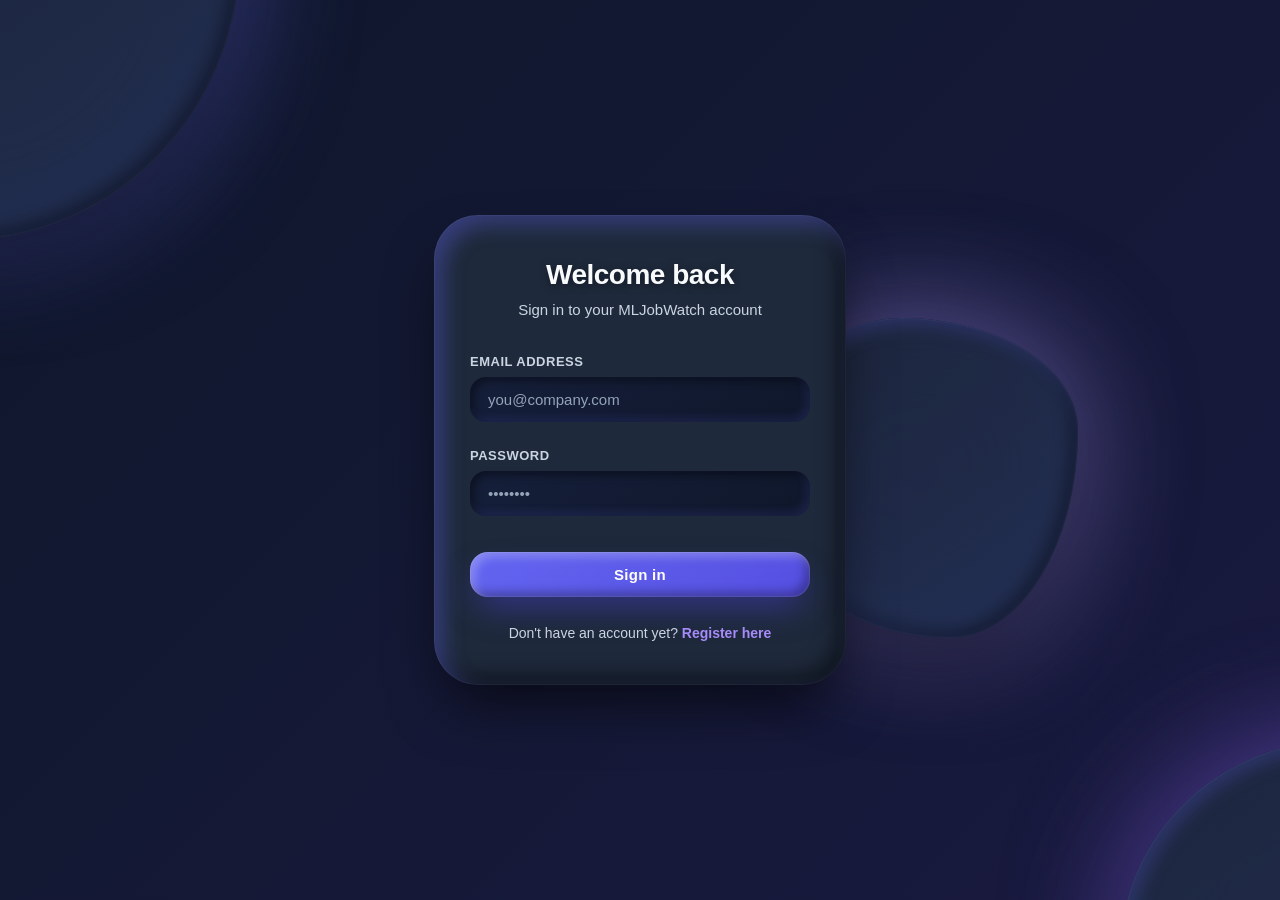
<file: pages/jobs.html>
<!DOCTYPE html>
<html lang="en">

<head>
    <meta charset="UTF-8">
    <meta name="viewport" content="width=device-width, initial-scale=1.0">
    <title>Jobs - MLJobWatch</title>
    <link rel="stylesheet" href="../styles/jobs.css">
    <link rel="stylesheet" href="https://cdnjs.cloudflare.com/ajax/libs/font-awesome/6.4.2/css/all.min.css">
</head>

<body>
    <header>
        <h1>MLJobWatch</h1>
        <nav>
            <a href="../index.html" title="Home"><i class="fas fa-home"></i></a>
            <span id="user-info" class="user-info"></span>
            <button id="logout-btn" class="logout-btn" title="Logout"><i class="fas fa-sign-out-alt"></i></button>
        </nav>
    </header>

    <main id="app">
        <section class="search-container">
            <div class="search-bar">
                <div class="search-input-group">
                    <input type="text" id="search-text" placeholder="Search jobs, keywords...">
                    <button id="fetch-btn">Search</button>
                </div>
                <div class="filters-group">
                    <select id="category-filter">
                        <option value="">All Categories</option>
                    </select>
                    <button id="advanced-btn" class="advanced-btn">
                        Advanced Filters <i class="fas fa-chevron-down"></i>
                    </button>
                </div>
            </div>

            <div id="advanced-section" class="advanced-filters hidden">
                <div class="advanced-grid">
                    <div class="filter-item">
                        <label>Experience Level</label>
                        <select id="level-filter">
                            <option value="">All Levels</option>
                        </select>
                    </div>

                    <div class="filter-item">
                        <label>Location</label>
                        <select id="location-filter">
                            <option value="">All Locations</option>
                        </select>
                    </div>

                    <div class="filter-item">
                        <label>Company</label>
                        <select id="company-filter">
                            <option value="">All Companies</option>
                        </select>
                    </div>
                </div>
            </div>
        </section>

        <div id="result-container" class="result-container"></div>
    </main>

    <footer style="margin-bottom: 100px;">
        <p>&copy; 2026 API Project</p>
    </footer>

    <div id="job-modal" class="modal-overlay hidden">
        <div class="modal-content">
            <div class="modal-header">
                <h2 id="modal-title">Job Title</h2>
                <button id="close-modal" class="close-btn">&times;</button>
            </div>

            <div class="modal-body">
                <div class="modal-company" id="modal-company">Company Name</div>
                <div class="modal-meta">
                    <span id="modal-location"><i class="fas fa-map-marker-alt"></i> Location</span>
                    <span id="modal-salary"><i class="fas fa-money-bill-wave"></i> Salary</span>
                </div>

                <div class="modal-description">
                    <h4>Description</h4>
                    <p id="modal-description">Detailed job description will appear here...</p>
                </div>
            </div>
            
            <div class="modal-footer">
                <button id="modal-apply-btn" class="apply-now-btn">Apply Now</button>
            </div>
        </div>
    </div>

    <script src="../scripts/api.js"></script>
    <script src="../scripts/main.js"></script>
</body>

</html>
</file>
<file: styles/jobs.css>
/* ================================================================
   MLJobWatch — Claymorphism Design System (Light Theme)
   Inflated clay aesthetic applied to all components
   ================================================================ */
:root {
  /* Clay surface tones — light clay body */
  --clay-surface: #f0f2f5;           /* base clay body */
  --clay-surface-alt: #e8eaef;       /* slightly darker clay body */
  --clay-header: #2470a3;
  --clay-border-light: #ffffff;      /* top/left highlight border */
  --clay-border-dark: #c9ced6;       /* bottom/right shadow border */
  --clay-inner-light: rgba(255, 255, 255, 0.8);   /* inner puff highlight */
  --clay-inner-dark: rgba(0, 0, 0, 0.12);         /* inner depth shadow */

  /* Component colors */
  --color-primary: #3498db;
  --color-primary-hover: #1e6594;
  --color-secondary: #2c3e50;
  --color-accent: #e74c3c;

  /* Text colors */
  --color-text-primary: #2c3e50;
  --color-text-secondary: #555;
  --color-text-muted: #777;

  /* Radius & transitions */
  --radius-lg: 16px;
  --radius-xl: 24px;
  --radius-blob: 65% 35% 58% 42% / 55% 40% 60% 45%;
  --transition: all 0.3s cubic-bezier(0.34, 1.56, 0.64, 1);
}

* {
  box-sizing: border-box;
  margin: 0;
  padding: 0;
}

body {
  font-family: 'Segoe UI', Tahoma, Geneva, Verdana, sans-serif;
  line-height: 1.6;
  color: var(--color-text-primary);
  background-color: #f4f4f9;
  scrollbar-width: thin;
  scrollbar-color: var(--clay-border-dark) var(--clay-surface);
}

/* Remove default Google/WebKit scrollbar — thin clay-themed scrollbar */
::-webkit-scrollbar {
  width: 8px;
  height: 8px;
}

::-webkit-scrollbar-track {
  background: var(--clay-surface);
}

::-webkit-scrollbar-thumb {
  background: var(--clay-border-dark);
  border-radius: 10px;
  border: 2px solid var(--clay-surface);
}

::-webkit-scrollbar-thumb:hover {
  background: var(--color-primary);
}

/* ================================================================
   Header & Nav — Claymorphic
   ================================================================ */
header {
  background: linear-gradient(145deg, var(--color-primary), var(--color-primary-hover));
  color: #ffffff;
  padding: 1rem 2rem;
  display: flex;
  justify-content: space-between;
  align-items: center;
  border-radius: 0 0 var(--radius-xl) var(--radius-xl);
  box-shadow:
    0 10px 20px -5px rgba(52, 152, 219, 0.4),
    inset 4px 4px 8px rgba(255, 255, 255, 0.25),
    inset -4px -4px 8px rgba(0, 0, 0, 0.2);
  border: none;
}

nav {
  display: flex;
  align-items: center;
  gap: 1rem;
}

nav a {
  color: #ffffff;
  margin-left: 1.5rem;
  text-decoration: none;
  font-size: 1.2rem;
  font-weight: 600;
  transition: var(--transition);
  display: inline-block;
  padding: 6px 12px;
  border-radius: 8px;
}

nav a:hover {
  color: #ffffff;
  background: rgba(255, 255, 255, 0.15);
  transform: translateY(-2px);
  box-shadow:
    inset 2px 2px 4px rgba(255, 255, 255, 0.3),
    inset -2px -2px 4px rgba(0, 0, 0, 0.2);
  text-decoration: none;
}

/* User info & logout button */
.user-info {
  font-size: 0.9rem;
  font-weight: 500;
  opacity: 0.9;
  padding: 6px 12px;
  background: rgba(255, 255, 255, 0.1);
  border-radius: 8px;
}

.logout-btn {
  background: rgba(255, 255, 255, 0.15);
  border: none;
  color: #ffffff;
  padding: 8px 12px;
  border-radius: 10px;
  cursor: pointer;
  font-size: 1rem;
  transition: var(--transition);
  box-shadow:
    inset 2px 2px 4px rgba(255, 255, 255, 0.3),
    inset -2px -2px 4px rgba(0, 0, 0, 0.2);
}

.logout-btn:hover {
  background: rgba(255, 255, 255, 0.25);
  transform: translateY(-2px);
  box-shadow:
    inset 3px 3px 6px rgba(255, 255, 255, 0.4),
    inset -3px -3px 6px rgba(0, 0, 0, 0.25);
}

/* ================================================================
   Main layout
   ================================================================ */
main {
  padding: 2rem;
  max-width: 1200px;
  margin: 0 auto;
}

/* ================================================================
   Search Bar — Claymorphic container
   ================================================================ */
.search-container {
  margin-bottom: 2rem;
  display: flex;
  flex-direction: column;
  align-items: center;
}

.search-bar {
  display: flex;
  flex-wrap: wrap;
  gap: 10px;
  background: var(--clay-surface);
  padding: 15px;
  border-radius: var(--radius-xl);
  width: 100%;
  max-width: 900px;
  align-items: center;
  justify-content: space-between;
  box-shadow:
    0 10px 20px -5px rgba(0, 0, 0, 0.06),
    inset 4px 4px 8px var(--clay-inner-light),
    inset -4px -4px 8px var(--clay-inner-dark);
  border: none;
}

.search-input-group {
  display: flex;
  flex: 1;
  gap: 5px;
  min-width: 300px;
}

.search-input-group input {
  flex: 1;
  padding: 12px 18px;
  border: none;
  border-radius: 14px;
  font-size: 1rem;
  font-family: inherit;
  background: linear-gradient(145deg, #ffffff, #e8eaef);
  color: var(--color-text-primary);
  box-shadow:
    inset 4px 4px 8px var(--clay-inner-dark),
    inset -4px -4px 8px var(--clay-inner-light);
  transition: var(--transition);
}

.search-input-group input:focus {
  outline: none;
  box-shadow:
    inset 4px 4px 8px var(--clay-inner-dark),
    inset -4px -4px 8px var(--clay-inner-light),
    0 0 0 3px rgba(52, 152, 219, 0.25);
  transform: translateY(-1px);
}

.filters-group {
  display: flex;
  gap: 10px;
}

.filters-group select {
  padding: 12px 18px;
  border: none;
  border-radius: 14px;
  background: linear-gradient(145deg, #ffffff, #e8eaef);
  font-size: 0.9rem;
  font-family: inherit;
  color: var(--color-text-primary);
  cursor: pointer;
  box-shadow:
    inset 4px 4px 8px var(--clay-inner-dark),
    inset -4px -4px 8px var(--clay-inner-light);
  transition: var(--transition);
}

.filters-group select:focus {
  outline: none;
  box-shadow:
    inset 4px 4px 8px var(--clay-inner-dark),
    inset -4px -4px 8px var(--clay-inner-light),
    0 0 0 3px rgba(52, 152, 219, 0.25);
}

/* ================================================================
   Buttons — Unified Claymorphic
   ================================================================ */
.btn-clay {
  border: none;
  border-radius: 14px;
  padding: 10px 20px;
  font-size: 1rem;
  font-weight: 700;
  font-family: inherit;
  color: #ffffff;
  background: linear-gradient(145deg, var(--color-primary), var(--color-primary-hover));
  cursor: pointer;
  transition: var(--transition);
  box-shadow:
    0 10px 20px -5px rgba(52, 152, 219, 0.4),
    inset 4px 4px 8px rgba(255, 255, 255, 0.3),
    inset -4px -4px 8px rgba(0, 0, 0, 0.2),
    inset 0 0 0 1px rgba(255, 255, 255, 0.15);
  letter-spacing: 0.3px;
}

.btn-clay:hover {
  background: linear-gradient(145deg, var(--color-primary-hover), #1c6ea4);
  transform: translateY(-2px);
  box-shadow:
    0 14px 28px -8px rgba(52, 152, 219, 0.5),
    inset 4px 4px 8px rgba(255, 255, 255, 0.4),
    inset -4px -4px 8px rgba(0, 0, 0, 0.25),
    inset 0 0 0 1px rgba(255, 255, 255, 0.18);
}

.btn-clay:active {
  transform: translateY(1px) scale(0.98);
  box-shadow:
    inset 4px 4px 8px rgba(0, 0, 0, 0.3),
    inset -4px -4px 8px rgba(255, 255, 255, 0.2);
}

.btn-clay:focus-visible {
  outline: 4px solid rgba(52, 152, 219, 0.5);
  outline-offset: 3px;
}

.btn-clay:disabled {
  opacity: 0.55;
  cursor: not-allowed;
  transform: none;
  box-shadow:
    0 6px 12px -3px rgba(52, 152, 219, 0.25),
    inset 4px 4px 8px rgba(255, 255, 255, 0.15),
    inset -4px -4px 8px rgba(0, 0, 0, 0.2);
}

/* Legacy fetch-btn — keep working but style as clay button */
#fetch-btn {
  padding: 10px 20px;
  font-size: 1rem;
  color: white;
  border: none;
  border-radius: 14px;
  cursor: pointer;
  font-weight: 700;
  font-family: inherit;
  background: linear-gradient(145deg, var(--color-primary), var(--color-primary-hover));
  box-shadow:
    0 10px 20px -5px rgba(52, 152, 219, 0.4),
    inset 4px 4px 8px rgba(255, 255, 255, 0.3),
    inset -4px -4px 8px rgba(0, 0, 0, 0.2),
    inset 0 0 0 1px rgba(255, 255, 255, 0.15);
  transition: var(--transition);
  letter-spacing: 0.3px;
}

#fetch-btn:hover {
  background: linear-gradient(145deg, var(--color-primary-hover), #1c6ea4);
  transform: translateY(-2px);
  box-shadow:
    0 14px 28px -8px rgba(52, 152, 219, 0.5),
    inset 4px 4px 8px rgba(255, 255, 255, 0.4),
    inset -4px -4px 8px rgba(0, 0, 0, 0.25),
    inset 0 0 0 1px rgba(255, 255, 255, 0.18);
}

@media (max-width: 600px) {
  .search-bar {
    flex-direction: column;
    align-items: stretch;
  }

  .search-input-group {
    flex-direction: column;
    min-width: unset;
  }

  .filters-group {
    flex-direction: column;
  }
}

/* ================================================================
   Result Container — Claymorphic card
   ================================================================ */
.result-container {
  background: var(--clay-surface);
  padding: 1rem;
  border-radius: var(--radius-xl);
  min-height: 100px;
  box-shadow:
    0 10px 20px -5px rgba(0, 0, 0, 0.06),
    inset 4px 4px 8px var(--clay-inner-light),
    inset -4px -4px 8px var(--clay-inner-dark);
  border: none;
}

/* ================================================================
   Loader — Claymorphic spinner
   ================================================================ */
.loader-container {
  display: flex;
  flex-direction: column;
  align-items: center;
  justify-content: center;
  padding: 2rem;
}

.loader {
  border: 6px solid var(--clay-border-dark);
  border-top: 6px solid var(--color-primary);
  border-radius: 50%;
  width: 48px;
  height: 48px;
  animation: spin 1s linear infinite;
  margin-bottom: 1rem;
  box-shadow:
    inset 4px 4px 8px var(--clay-inner-light),
    inset -4px -4px 8px var(--clay-inner-dark);
}

@keyframes spin {
  0% {
    transform: rotate(0deg);
  }
  100% {
    transform: rotate(360deg);
  }
}

/* ================================================================
   Job Cards — Claymorphic
   ================================================================ */
.job-list {
  display: grid;
  grid-template-columns: repeat(5, 1fr);
  gap: 1.5rem;
  margin-top: 1rem;
}

.job-card {
  background: var(--clay-surface);
  border: none;
  padding: 1.5rem;
  border-radius: var(--radius-xl);
  box-shadow:
    0 10px 20px -5px rgba(0, 0, 0, 0.06),
    inset 4px 4px 8px var(--clay-inner-light),
    inset -4px -4px 8px var(--clay-inner-dark),
    inset 0 0 0 1px rgba(255, 255, 255, 0.6);
  transition: var(--transition);
  display: flex;
  flex-direction: column;
  gap: 0.5rem;
  cursor: pointer;
  height: 100%;
}

.job-card:hover {
  transform: translateY(-4px);
  box-shadow:
    0 14px 28px -8px rgba(0, 0, 0, 0.1),
    inset 4px 4px 8px var(--clay-inner-light),
    inset -4px -4px 8px var(--clay-inner-dark),
    inset 0 0 0 1px rgba(255, 255, 255, 0.8);
}

.job-card h3 {
  margin: 0 0 0.5rem 0;
  color: var(--color-text-primary);
  font-size: 1.1rem;
  line-height: 1.3;
  min-height: 2.6em;
  display: -webkit-box;
  -webkit-line-clamp: 2;
  -webkit-box-orient: vertical;
  overflow: hidden;
}

.job-card .company {
  font-weight: bold;
  color: var(--color-primary);
  font-size: 1rem;
}

.job-card .details {
  font-size: 0.85rem;
  color: var(--color-text-muted);
  display: flex;
  flex-wrap: wrap;
  gap: 10px;
  margin-bottom: 1rem;
}

.job-card .detail-item {
  background: var(--clay-surface-alt);
  padding: 2px 8px;
  border-radius: 8px;
  font-size: 0.75rem;
  box-shadow:
    inset 2px 2px 4px var(--clay-inner-light),
    inset -2px -2px 4px var(--clay-inner-dark);
}

.fast-apply-btn {
  align-self: flex-start;
  background: linear-gradient(145deg, var(--color-primary), var(--color-primary-hover));
  color: #ffffff;
  border: none;
  padding: 6px 12px;
  border-radius: 10px;
  font-size: 0.8rem;
  font-weight: bold;
  cursor: pointer;
  transition: var(--transition);
  box-shadow:
    0 6px 12px -4px rgba(52, 152, 219, 0.4),
    inset 3px 3px 6px rgba(255, 255, 255, 0.3),
    inset -3px -3px 6px rgba(0, 0, 0, 0.2),
    inset 0 0 0 1px rgba(255, 255, 255, 0.15);
}

.fast-apply-btn:hover {
  background: linear-gradient(145deg, var(--color-primary-hover), #1c6ea4);
  transform: translateY(-2px);
  box-shadow:
    0 10px 20px -6px rgba(52, 152, 219, 0.5),
    inset 3px 3px 6px rgba(255, 255, 255, 0.4),
    inset -3px -3px 6px rgba(0, 0, 0, 0.25),
    inset 0 0 0 1px rgba(255, 255, 255, 0.18);
}

/* ================================================================
   Modals — Claymorphic
   ================================================================ */
.modal-overlay {
  position: fixed;
  top: 0;
  left: 0;
  width: 100%;
  height: 100%;
  background: rgba(0, 0, 0, 0.4);
  display: flex;
  justify-content: center;
  align-items: center;
  z-index: 2000;
  backdrop-filter: blur(8px);
}

.modal-content {
  background: var(--clay-surface);
  width: 90%;
  max-width: 600px;
  border-radius: var(--radius-xl);
  overflow: hidden;
  animation: clayModalPopIn 0.4s cubic-bezier(0.34, 1.56, 0.64, 1);
  box-shadow:
    0 20px 40px -10px rgba(0, 0, 0, 0.15),
    inset 6px 6px 12px var(--clay-inner-light),
    inset -6px -6px 12px var(--clay-inner-dark),
    inset 0 0 0 1px rgba(255, 255, 255, 0.7);
  border: none;
}

@keyframes clayModalPopIn {
  from {
    opacity: 0;
    transform: translateY(30px) scale(0.95);
  }
  to {
    opacity: 1;
    transform: translateY(0) scale(1);
  }
}

.modal-header {
  background: var(--clay-surface-alt);
  color: var(--color-text-primary);
  padding: 1.5rem;
  display: flex;
  justify-content: space-between;
  align-items: center;
  box-shadow:
    inset 4px 4px 8px var(--clay-inner-light),
    inset -4px -4px 8px var(--clay-inner-dark);
}

.modal-header h2 {
  margin: 0;
  font-size: 1.4rem;
  font-weight: 800;
}

.close-btn {
  background: transparent;
  border: none;
  color: var(--color-text-muted);
  font-size: 2rem;
  cursor: pointer;
  line-height: 1;
  padding: 4px;
  border-radius: 8px;
  transition: var(--transition);
}

.close-btn:hover {
  color: var(--color-accent);
  background: var(--clay-inner-light);
  transform: scale(1.1);
}

.modal-body {
  padding: 2rem;
}

.modal-company {
  font-size: 1.2rem;
  font-weight: bold;
  color: var(--color-primary);
  margin-bottom: 0.5rem;
}

.modal-meta {
  display: flex;
  gap: 20px;
  color: var(--color-text-muted);
  margin-bottom: 1.5rem;
  font-size: 0.9rem;
}

.modal-description h4 {
  margin-bottom: 0.5rem;
  color: var(--color-text-primary);
}

.modal-description p {
  color: var(--color-text-secondary);
  line-height: 1.6;
}

.modal-footer {
  padding: 1.5rem;
  background: var(--clay-surface-alt);
  display: flex;
  justify-content: flex-end;
  gap: 10px;
  border-top: none;
  box-shadow:
    inset 4px 4px 8px var(--clay-inner-light),
    inset -4px -4px 8px var(--clay-inner-dark);
}

.apply-now-btn {
  background: linear-gradient(145deg, var(--color-primary), var(--color-primary-hover));
  color: white;
  border: none;
  padding: 10px 20px;
  border-radius: 12px;
  font-weight: bold;
  cursor: pointer;
  font-family: inherit;
  font-size: 0.95rem;
  transition: var(--transition);
  box-shadow:
    0 8px 16px -4px rgba(52, 152, 219, 0.4),
    inset 4px 4px 8px rgba(255, 255, 255, 0.3),
    inset -4px -4px 8px rgba(0, 0, 0, 0.2),
    inset 0 0 0 1px rgba(255, 255, 255, 0.15);
}

.apply-now-btn:hover {
  background: linear-gradient(145deg, var(--color-primary-hover), #1c6ea4);
  transform: translateY(-2px);
  box-shadow:
    0 12px 24px -6px rgba(52, 152, 219, 0.5),
    inset 4px 4px 8px rgba(255, 255, 255, 0.4),
    inset -4px -4px 8px rgba(0, 0, 0, 0.25),
    inset 0 0 0 1px rgba(255, 255, 255, 0.18);
}

.apply-now-btn:active {
  transform: translateY(1px) scale(0.98);
}

.close-modal-btn {
  background: var(--clay-surface-alt);
  border: none;
  padding: 10px 20px;
  border-radius: 12px;
  cursor: pointer;
  font-family: inherit;
  font-size: 0.95rem;
  font-weight: 600;
  color: var(--color-text-primary);
  transition: var(--transition);
  box-shadow:
    inset 3px 3px 6px var(--clay-inner-light),
    inset -3px -3px 6px var(--clay-inner-dark);
}

.close-modal-btn:hover {
  background: linear-gradient(145deg, #d9dde3, #c9ced6);
  transform: translateY(-2px);
  box-shadow:
    0 6px 12px -4px rgba(0, 0, 0, 0.1),
    inset 3px 3px 6px var(--clay-inner-light),
    inset -3px -3px 6px var(--clay-inner-dark);
}

/* ================================================================
   Advanced Filters — Claymorphic
   ================================================================ */
.advanced-btn {
  background: transparent;
  border: none;
  padding: 8px 12px;
  cursor: pointer;
  font-size: 0.9rem;
  color: var(--color-primary);
  transition: var(--transition);
  display: flex;
  align-items: center;
  gap: 5px;
  font-weight: 600;
  padding: 8px 16px;
  border-radius: 10px;
  box-shadow:
    inset 2px 2px 4px var(--clay-inner-light),
    inset -2px -2px 4px var(--clay-inner-dark);
}

.advanced-btn:hover {
  color: var(--color-primary-hover);
  background: var(--clay-inner-light);
  transform: translateY(-2px);
  box-shadow:
    inset 2px 2px 4px var(--clay-inner-light),
    inset -2px -2px 4px var(--clay-inner-dark);
}

.advanced-filters {
  width: 100%;
  max-width: 900px;
  margin-top: 15px;
  transition: all 0.3s ease;
  padding: 1.5rem;
  border-radius: var(--radius-xl);
  background: var(--clay-surface);
  box-shadow:
    0 10px 20px -5px rgba(0, 0, 0, 0.06),
    inset 4px 4px 8px var(--clay-inner-light),
    inset -4px -4px 8px var(--clay-inner-dark);
  border: none;
  opacity: 0;
  animation: fadeInCard 0.5s cubic-bezier(0.34, 1.56, 0.64, 1) forwards;
}

@keyframes fadeInCard {
  from {
    opacity: 0;
    transform: translateY(15px) scale(0.98);
  }
  to {
    opacity: 1;
    transform: translateY(0) scale(1);
  }
}

/* Utility class for programmatic fade-in apparition (e.g. advanced filters) */
.fade-in {
  animation: fadeInCard 0.5s cubic-bezier(0.34, 1.56, 0.64, 1) forwards;
}

.advanced-grid {
  display: flex;
  flex-wrap: wrap;
  gap: 30px;
  justify-content: center;
}

.filter-item {
  display: flex;
  align-items: center;
  gap: 10px;
}

.filter-item label {
  font-size: 0.85rem;
  font-weight: 600;
  color: var(--color-text-secondary);
}

.filter-item select {
  padding: 8px 12px;
  border: none;
  border-radius: 10px;
  background: linear-gradient(145deg, #ffffff, #e8eaef);
  font-size: 0.9rem;
  font-family: inherit;
  color: var(--color-text-primary);
  cursor: pointer;
  transition: var(--transition);
  outline: none;
  box-shadow:
    inset 3px 3px 6px var(--clay-inner-dark),
    inset -3px -3px 6px var(--clay-inner-light);
}

.filter-item select:focus {
  box-shadow:
    inset 3px 3px 6px var(--clay-inner-dark),
    inset -3px -3px 6px var(--clay-inner-light),
    0 0 0 3px rgba(52, 152, 219, 0.25);
}

.hidden {
  display: none;
}

@media (max-width: 600px) {
  .advanced-grid {
    flex-direction: column;
    align-items: stretch;
  }
}

/* ================================================================
   Alerts — Claymorphic
   ================================================================ */
.custom-alert {
  position: fixed;
  bottom: 20px;
  right: 20px;
  background: var(--clay-surface-alt);
  color: var(--color-text-primary);
  padding: 15px 25px;
  border-radius: var(--radius-lg);
  box-shadow:
    0 10px 20px -5px rgba(0, 0, 0, 0.12),
    inset 4px 4px 8px var(--clay-inner-light),
    inset -4px -4px 8px var(--clay-inner-dark);
  z-index: 1000;
  font-weight: bold;
  border: none;
  animation: slideUp 0.4s cubic-bezier(0.175, 0.885, 0.32, 1.275), fadeOut 0.5s ease-in 2.5s forwards;
  pointer-events: none;
}

@keyframes slideUp {
  from {
    transform: translateY(100%);
    opacity: 0;
  }
  to {
    transform: translateY(0);
    opacity: 1;
  }
}

@keyframes fadeOut {
  from {
    opacity: 1;
  }
  to {
    opacity: 0;
  }
}

/* ================================================================
   Error States — Claymorphic
   ================================================================ */
.shake {
  animation: smoothShake 0.5s cubic-bezier(.36, .07, .19, .97) both;
  border: 2px solid #e74c3c !important;
}

@keyframes smoothShake {
  0%, 100% {
    transform: translateX(0);
  }
  20%, 60% {
    transform: translateX(-3px);
  }
  40%, 80% {
    transform: translateX(3px);
  }
}

.error-card {
  background: var(--clay-surface-alt);
  border: none;
  color: #c53030;
  padding: 2rem;
  border-radius: var(--radius-xl);
  text-align: center;
  max-width: 500px;
  margin: 2rem auto;
  box-shadow:
    0 10px 20px -5px rgba(0, 0, 0, 0.08),
    inset 4px 4px 8px var(--clay-inner-light),
    inset -4px -4px 8px var(--clay-inner-dark);
}

.error-card h3 {
  margin-bottom: 1rem;
  color: #9b2c2c;
}

.error-card p {
  margin-bottom: 1.5rem;
  font-size: 1rem;
  color: var(--color-text-secondary);
}

.retry-btn {
  padding: 10px 20px;
  background: linear-gradient(145deg, #c53030, #9b2c2c);
  color: white;
  border: none;
  border-radius: 12px;
  cursor: pointer;
  font-weight: bold;
  font-family: inherit;
  transition: var(--transition);
  box-shadow:
    0 8px 16px -4px rgba(197, 48, 48, 0.4),
    inset 4px 4px 8px rgba(255, 255, 255, 0.25),
    inset -4px -4px 8px rgba(0, 0, 0, 0.25),
    inset 0 0 0 1px rgba(255, 255, 255, 0.15);
}

.retry-btn:hover {
  background: linear-gradient(145deg, #9b2c2c, #7a2424);
  transform: translateY(-2px);
  box-shadow:
    0 12px 24px -6px rgba(197, 48, 48, 0.5),
    inset 4px 4px 8px rgba(255, 255, 255, 0.35),
    inset -4px -4px 8px rgba(0, 0, 0, 0.3),
    inset 0 0 0 1px rgba(255, 255, 255, 0.18);
}

.retry-btn:active {
  transform: translateY(1px) scale(0.98);
}

/* ================================================================
   Pagination — Claymorphic
   ================================================================ */
.pagination-container {
  display: flex;
  justify-content: center;
  align-items: center;
  gap: 12px;
  margin-top: 2.5rem;
  margin-bottom: 2rem;
  flex-wrap: wrap;
  padding: 15px 25px;
  border-radius: var(--radius-xl);
  background: var(--clay-surface);
  box-shadow:
    0 10px 20px -5px rgba(0, 0, 0, 0.06),
    inset 4px 4px 8px var(--clay-inner-light),
    inset -4px -4px 8px var(--clay-inner-dark),
    inset 0 0 0 1px rgba(255, 255, 255, 0.6);
  border: none;
}

.pagination-btn {
  padding: 8px 14px;
  border: none;
  background: transparent;
  color: var(--color-text-primary);
  cursor: pointer;
  border-radius: 12px;
  font-size: 1rem;
  transition: var(--transition);
  user-select: none;
  font-weight: 600;
  font-family: inherit;
}

.pagination-btn:hover:not(:disabled) {
  background: linear-gradient(145deg, var(--clay-surface-alt), #d9dde3);
  transform: translateY(-2px);
  box-shadow:
    inset 3px 3px 6px var(--clay-inner-light),
    inset -3px -3px 6px var(--clay-inner-dark);
  color: var(--color-primary);
}

.pagination-btn.active {
  background: linear-gradient(145deg, var(--color-primary), var(--color-primary-hover));
  color: white;
  box-shadow:
    inset 3px 3px 6px rgba(0, 0, 0, 0.2),
    inset -3px -3px 6px rgba(255, 255, 255, 0.2);
  font-weight: bold;
}

.pagination-btn:disabled {
  opacity: 0.45;
  cursor: not-allowed;
  transform: none;
  box-shadow:
    inset 3px 3px 6px var(--clay-inner-light),
    inset -3px -3px 6px var(--clay-inner-dark);
}

/* ================================================================
   Responsive — Job list breakpoints
   ================================================================ */
@media (max-width: 1100px) {
  .job-list {
    grid-template-columns: repeat(2, 1fr);
  }
}

@media (max-width: 600px) {
  .job-list {
    grid-template-columns: 1fr;
  }
}

/* ================================================================
   Reduced motion
   ================================================================ */
@media (prefers-reduced-motion: reduce) {
  *, *::before, *::after {
    animation-duration: 0.01ms !important;
    animation-iteration-count: 1 !important;
    transition-duration: 0.01ms !important;
  }
}
</file>
<file: styles/login.css>
/* ================================================================
   MLJobWatch — Claymorphism Design System
   Deep indigo / violet undertones with inflated clay aesthetic
   ================================================================ */
:root {
  /* Undertone palette */
  --color-bg-start: #0f172a;
  --color-bg-mid: #1e1b4b;
  --color-bg-end: #312e81;

  --color-primary: #6366f1;
  --color-primary-hover: #4f46e5;
  --color-secondary: #8b5cf6;
  --color-accent: #a78bfa;

  /* Clay surface tones — lighter indigo/violet for "clay" look */
  --clay-surface: #1e293b;           /* base clay body */
  --clay-border-light: #3b4b7a;      /* top/left highlight border */
  --clay-border-dark: #0a1426;       /* bottom/right shadow border */
  --clay-inner-light: rgba(99, 102, 241, 0.35);  /* inner puff highlight */
  --clay-inner-dark: rgba(0, 0, 0, 0.45);        /* inner depth shadow */

  --color-text-primary: #f8fafc;
  --color-text-secondary: #cbd5e1;
  --color-text-muted: #94a3b8;

  --color-border: rgba(148, 163, 184, 0.25);
  --color-border-focus: rgba(99, 102, 241, 0.6);

  --color-error: #f87171;
  --color-error-bg: rgba(248, 113, 113, 0.15);

  --radius-lg: 28px;
  --radius-xl: 44px;
  --radius-blob: 65% 35% 58% 42% / 55% 40% 60% 45%;
  --transition: all 0.3s cubic-bezier(0.34, 1.56, 0.64, 1);
}

* {
  box-sizing: border-box;
  margin: 0;
  padding: 0;
}

html {
  scroll-behavior: smooth;
}

body {
  font-family: -apple-system, BlinkMacSystemFont, "Segoe UI", Roboto,
    "Helvetica Neue", Arial, sans-serif;
  background: linear-gradient(
    135deg,
    var(--color-bg-start),
    var(--color-bg-mid),
    var(--color-bg-end)
  );
  background-size: 300% 300%;
  animation: gradientMove 20s ease infinite;
  color: var(--color-text-primary);
  min-height: 100vh;
  display: flex;
  align-items: center;
  justify-content: center;
  overflow-x: hidden;
}

/* ================================================================
   Background — Claymorphic Floating Blobs
   Organic, pillowy, breathing blobs with thick clay borders
   No filter:blur on the element itself (causes bounding box artifacts)
   Softness achieved via box-shadow spread and pseudo-element glows
   ================================================================ */
.bg {
  position: fixed;
  inset: -100px; /* extra room so blurred pseudo-elements don't clip */
  z-index: 0;
  pointer-events: none;
  overflow: hidden;
}

.blob {
  position: absolute;
  border-radius: var(--radius-blob);
  border: none;
  /* Clay body fill */
  background: linear-gradient(145deg, var(--clay-surface), #2a3a6b);
  /* Layered shadows for inflated depth — spread gives softness */
  box-shadow:
    /* Outer cast shadow with large spread for glow */
    0 40px 80px -20px rgba(0, 0, 0, 0.6),
    0 0 120px -10px currentColor,
    /* Inner top-left puff highlight */
    inset 8px 8px 16px var(--clay-inner-light),
    /* Inner bottom-right depth */
    inset -8px -8px 16px var(--clay-inner-dark),
    /* Subtle rim light */
    inset 0 0 0 1px rgba(255, 255, 255, 0.08);
  /* Breathing + floating + gentle wobble */
  animation: clayFloat 16s ease-in-out infinite, clayBreathe 8s ease-in-out infinite;
  opacity: 0.8;
  /* No filter:blur here — avoids bounding box */
}

/* Extra soft glow via pseudo-element (no bounding box) */
.blob::before {
  content: "";
  position: absolute;
  inset: -20px;
  border-radius: inherit;
  background: var(--clay-surface);
  filter: blur(60px);
  opacity: 0.35;
  z-index: -1;
  pointer-events: none;
}

/* Individual blob positions, colors, delays */
.blob-1 {
  width: 480px;
  height: 480px;
  top: -140px;
  left: -140px;
  animation-delay: 0s, 0s;
  color: var(--color-primary);
}

.blob-2 {
  width: 380px;
  height: 380px;
  bottom: -120px;
  right: -120px;
  border-radius: 60% 40% 62% 38% / 58% 42% 55% 45%;
  animation-delay: -5.3s, -2.1s;
  color: var(--color-secondary);
}

.blob-3 {
  width: 320px;
  height: 320px;
  top: 38%;
  left: 58%;
  border-radius: 45% 55% 40% 60% / 50% 35% 65% 50%;
  animation-delay: -10.7s, -4.3s;
  color: var(--color-accent);
}

/* Floating drift */
@keyframes clayFloat {
  0%, 100% {
    transform: translate(0, 0) rotate(0deg);
  }
  25% {
    transform: translate(40px, -35px) rotate(3deg);
  }
  50% {
    transform: translate(-25px, 30px) rotate(-2deg);
  }
  75% {
    transform: translate(20px, 20px) rotate(1.5deg);
  }
}

/* Breathing pulse — scale + subtle border-radius morph */
@keyframes clayBreathe {
  0%, 100% {
    transform: translate(0, 0) rotate(0deg) scale(1);
    border-radius: var(--radius-blob);
  }
  50% {
    transform: translate(0, 0) rotate(0deg) scale(1.04);
    border-radius: 58% 42% 52% 48% / 48% 45% 55% 52%;
  }
}

@keyframes gradientMove {
  0% { background-position: 0% 50%; }
  50% { background-position: 100% 50%; }
  100% { background-position: 0% 50%; }
}

/* ================================================================
   App shell & routing views
   ================================================================ */
.app {
  position: relative;
  z-index: 1;
  width: 100%;
  max-width: 460px;
  padding: 24px;
}

.view {
  display: none;
  animation: clayPopIn 0.5s cubic-bezier(0.34, 1.56, 0.64, 1);
}

.view.active {
  display: block;
}

@keyframes clayPopIn {
  from {
    opacity: 0;
    transform: translateY(20px) scale(0.96);
  }
  to {
    opacity: 1;
    transform: translateY(0) scale(1);
  }
}

/* ================================================================
   Claymorphic Card — thick borders, layered inset shadows
   ================================================================ */
.card {
  background: var(--clay-surface);
  border: none;
  border-radius: var(--radius-xl);
  padding: 44px 36px;
  /* Multi-layer clay depth */
  box-shadow:
    /* Outer cast shadow */
    0 30px 55px -12px rgba(0, 0, 0, 0.6),
    /* Inner top-left puff */
    inset 10px 10px 20px var(--clay-inner-light),
    /* Inner bottom-right press */
    inset -10px -10px 20px var(--clay-inner-dark),
    /* Subtle inner rim */
    inset 0 0 0 1px rgba(255, 255, 255, 0.06);
  backdrop-filter: blur(20px);
  -webkit-backdrop-filter: blur(20px);
  position: relative;
}



.card-header {
  margin-bottom: 36px;
  text-align: center;
}

.card-header h1 {
  font-size: 28px;
  font-weight: 800;
  color: var(--color-text-primary);
  margin-bottom: 10px;
  letter-spacing: -0.5px;
  text-shadow: 0 2px 8px rgba(0, 0, 0, 0.4);
}

.card-header p {
  font-size: 15px;
  color: var(--color-text-secondary);
}

/* ================================================================
   Claymorphic Form Fields
   ================================================================ */
.field {
  text-align: left;
  display: flex;
  flex-direction: column;
  gap: 8px;
}

.field label {
  font-size: 13px;
  font-weight: 700;
  color: var(--color-text-secondary);
  text-transform: uppercase;
  letter-spacing: 0.5px;
}

.field input {
  width: 100%;
  background: linear-gradient(145deg, #151f3a, #0f172a);
  border: none;
  border-radius: 16px;
  padding: 14px 18px;
  color: var(--color-text-primary);
  font-size: 15px;
  font-family: inherit;
  transition: var(--transition);
  /* Inner pressed clay look */
  box-shadow:
    inset 4px 4px 8px rgba(0, 0, 0, 0.4),
    inset -4px -4px 8px rgba(99, 102, 241, 0.15);
}

.field input::placeholder {
  color: var(--color-text-muted);
}

.field input:focus {
  outline: none;
  box-shadow:
    inset 4px 4px 8px rgba(0, 0, 0, 0.4),
    inset -4px -4px 8px rgba(99, 102, 241, 0.25),
    0 0 0 3px rgba(99, 102, 241, 0.3);
  transform: translateY(-1px);
}

.field input.error {
  box-shadow:
    inset 4px 4px 8px rgba(0, 0, 0, 0.4),
    inset -4px -4px 8px rgba(239, 68, 68, 0.2),
    0 0 0 3px rgba(239, 68, 68, 0.3);
}

.error-msg {
  font-size: 12px;
  color: var(--color-error);
  height: 16px;
  display: block;
  margin-top: 2px;
}

/* ================================================================
   Claymorphic Buttons
   ================================================================ */
.btn {
  width: 100%;
  border: none;
  border-radius: 18px;
  padding: 14px 18px;
  font-size: 15px;
  font-weight: 800;
  font-family: inherit;
  color: #ffffff;
  background: linear-gradient(145deg, var(--color-primary), #554ee0);
  cursor: pointer;
  transition: var(--transition);
  /* Clay button depth */
  box-shadow:
    0 16px 32px -8px rgba(79, 70, 229, 0.5),
    inset 5px 5px 10px rgba(255, 255, 255, 0.25),
    inset -5px -5px 10px rgba(0, 0, 0, 0.3),
    inset 0 0 0 1px rgba(255, 255, 255, 0.1);
  margin-top: 10px;
  letter-spacing: 0.3px;
}

.btn:hover {
  background: linear-gradient(145deg, var(--color-primary-hover), #4338ca);
  transform: translateY(-2px);
  box-shadow:
    0 20px 40px -10px rgba(79, 70, 229, 0.6),
    inset 5px 5px 10px rgba(255, 255, 255, 0.3),
    inset -5px -5px 10px rgba(0, 0, 0, 0.35),
    inset 0 0 0 1px rgba(255, 255, 255, 0.12);
}

.btn:active {
  transform: translateY(1px) scale(0.98);
  box-shadow:
    inset 5px 5px 10px rgba(0, 0, 0, 0.4),
    inset -5px -5px 10px rgba(255, 255, 255, 0.15);
}

.btn:focus-visible {
  outline: 4px solid var(--color-border-focus);
  outline-offset: 3px;
}

.btn:disabled {
  opacity: 0.55;
  cursor: not-allowed;
  transform: none;
  box-shadow:
    0 10px 20px -5px rgba(79, 70, 229, 0.3),
    inset 5px 5px 10px rgba(255, 255, 255, 0.15),
    inset -5px -5px 10px rgba(0, 0, 0, 0.25);
}

/* ================================================================
   Footer text & cross links
   ================================================================ */
.footer-text {
  margin-top: 28px;
  font-size: 14px;
  color: var(--color-text-secondary);
  text-align: center;
}

.footer-text .link {
  color: var(--color-accent);
  text-decoration: none;
  font-weight: 800;
  transition: var(--transition);
  cursor: pointer;
  position: relative;
}

.footer-text .link::after {
  content: "";
  position: absolute;
  bottom: -2px;
  left: 0;
  width: 100%;
  height: 2px;
  background: linear-gradient(90deg, var(--color-accent), var(--color-secondary));
  transform: scaleX(0);
  transform-origin: right;
  transition: transform 0.3s ease;
}

.footer-text .link:hover {
  color: var(--color-secondary);
}

.footer-text .link:hover::after {
  transform: scaleX(1);
  transform-origin: left;
}

/* ================================================================
   Responsive
   ================================================================ */
@media (max-width: 480px) {
  .app { padding: 16px; }
  .card { padding: 36px 24px; }
  .card-header h1 { font-size: 24px; }
  .blob-1 { width: 380px; height: 380px; }
  .blob-2 { width: 300px; height: 300px; }
  .blob-3 { width: 240px; height: 240px; }
}

/* Reduced motion */
@media (prefers-reduced-motion: reduce) {
  *, *::before, *::after {
    animation-duration: 0.01ms !important;
    animation-iteration-count: 1 !important;
    transition-duration: 0.01ms !important;
  }
}
</file>
